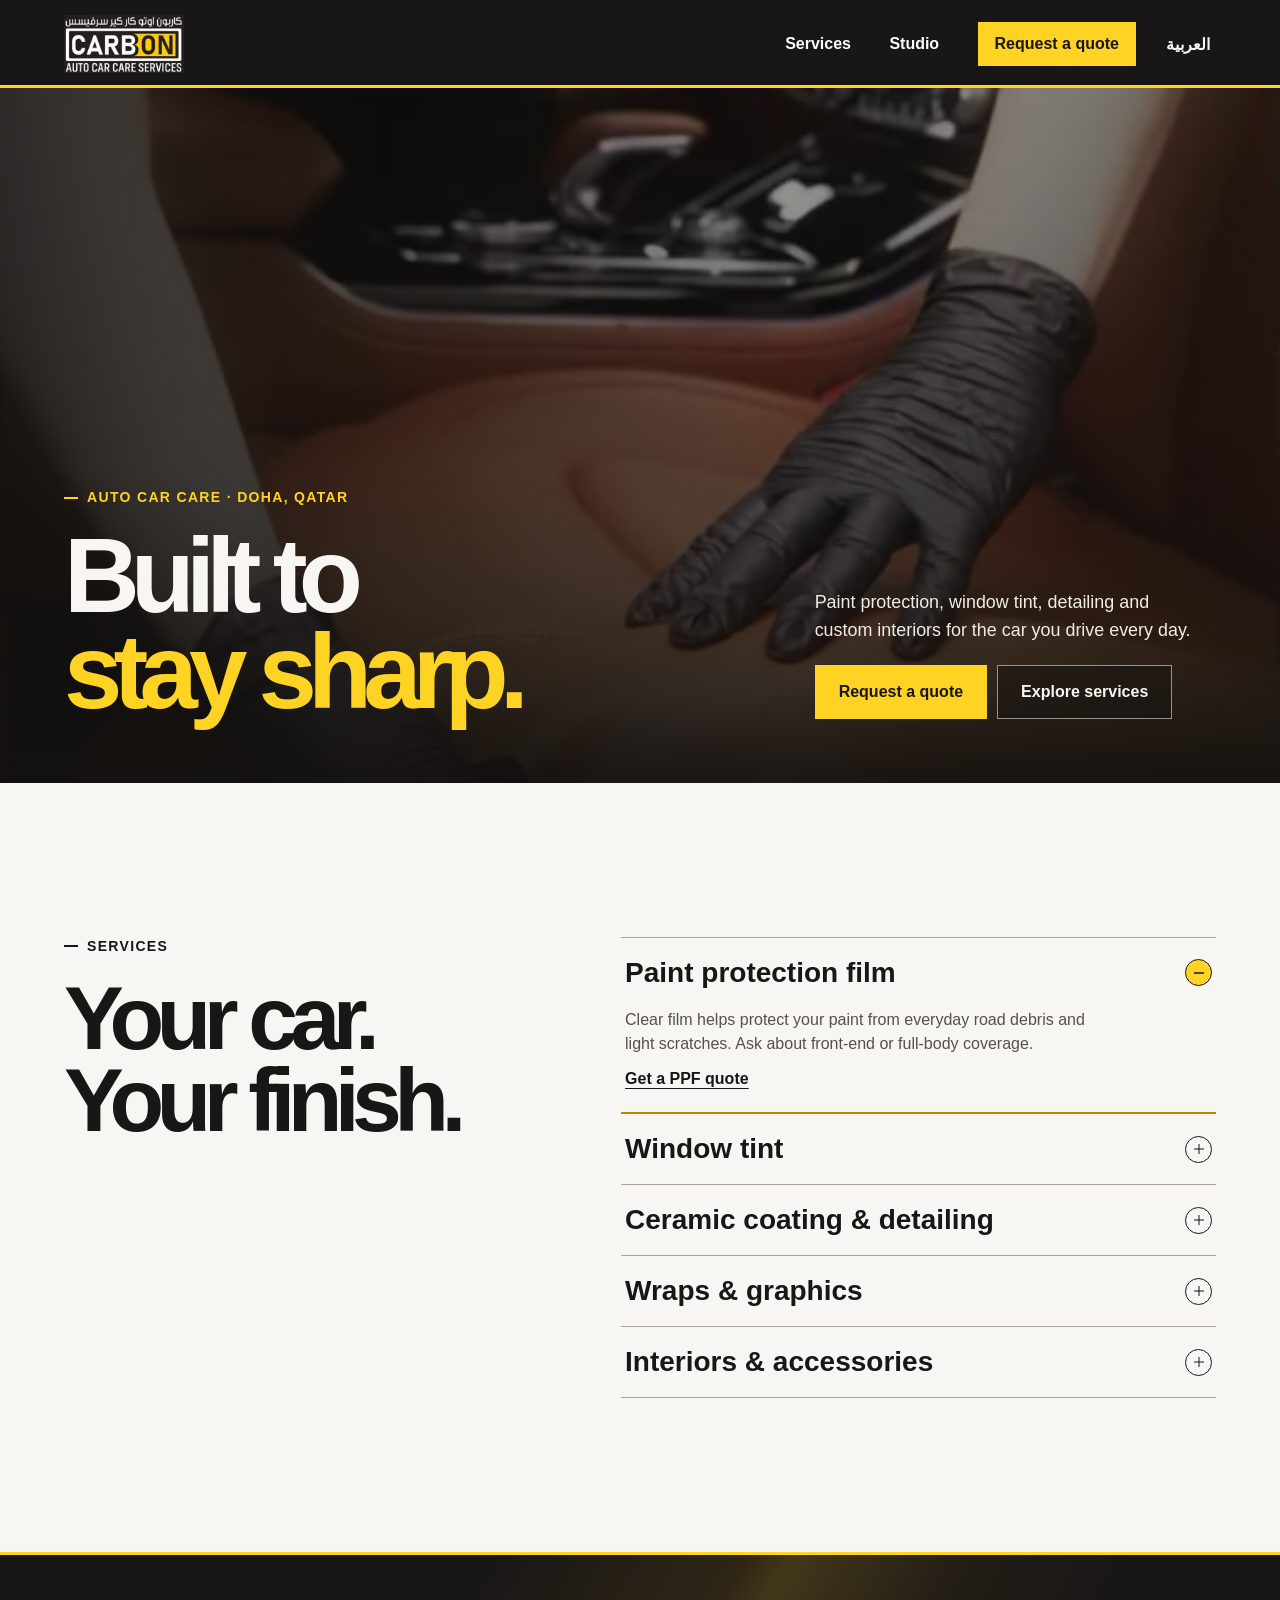
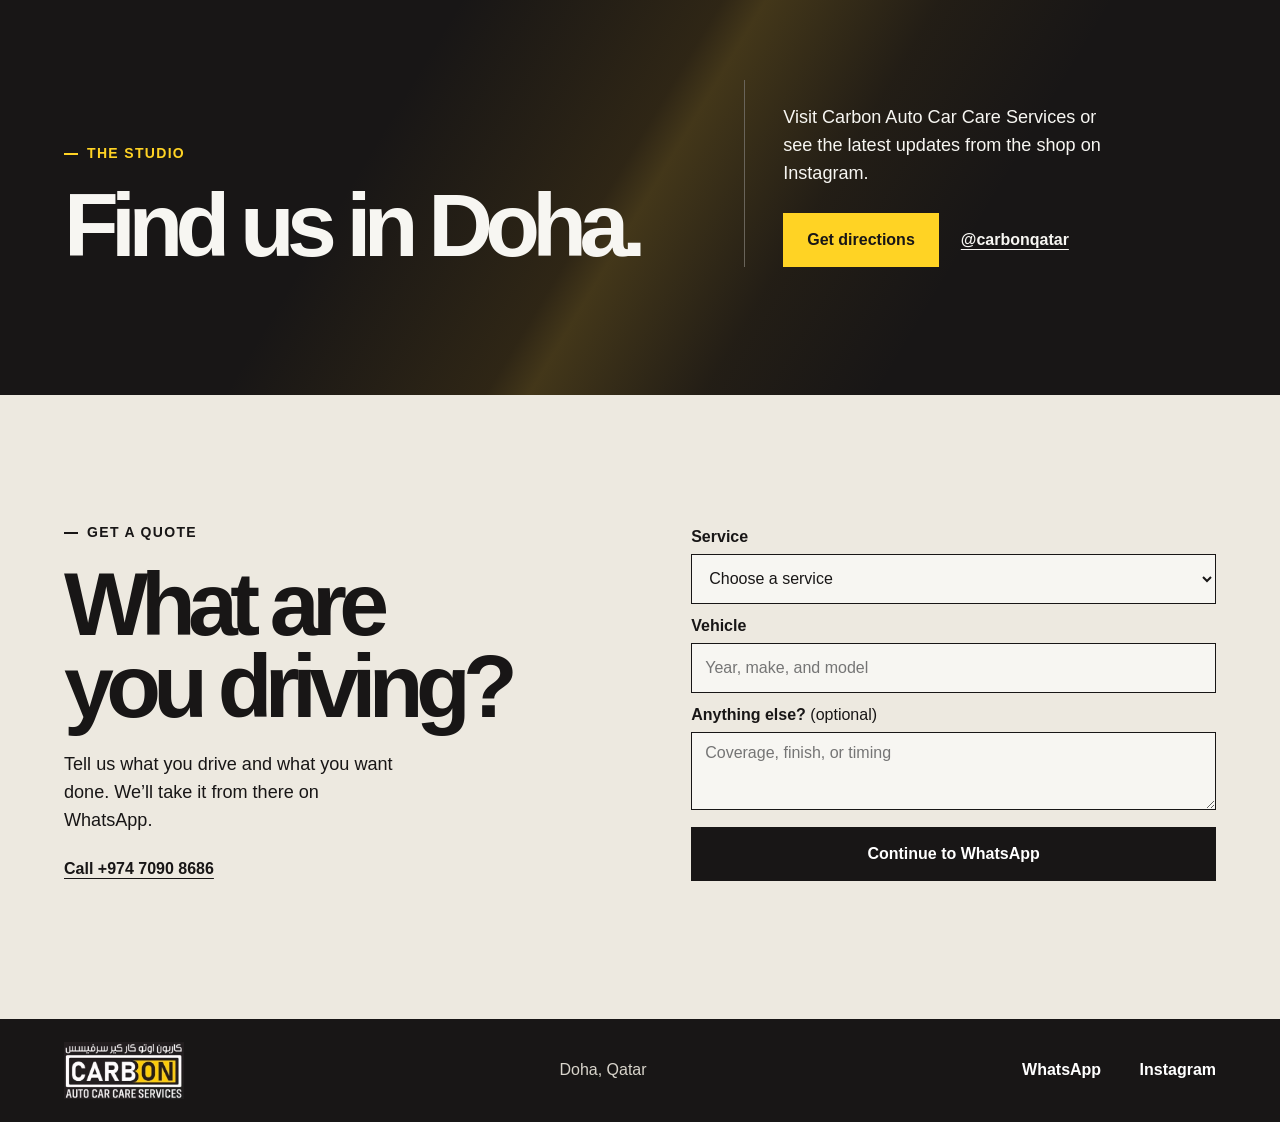
<file: index.html>
<!doctype html>
<html lang="en">
<head>
  <meta charset="utf-8">
  <meta name="viewport" content="width=device-width, initial-scale=1">
  <meta name="description" content="Carbon Auto Car Care Services in Doha, Qatar. Paint protection film, window tinting, ceramic coating, wraps, detailing and interiors.">
  <meta name="theme-color" content="#181616">
  <meta property="og:title" content="Carbon Auto Car Care Services | Doha, Qatar">
  <meta property="og:description" content="Paint protection, window tint, detailing and custom finishes in Doha.">
  <link rel="alternate" hreflang="ar" href="https://carbon-qatar.vercel.app/ar/">
  <link rel="alternate" hreflang="en" href="https://carbon-qatar.vercel.app/">
  <link rel="icon" href="./assets/logo.avif" type="image/avif">
  <link rel="stylesheet" href="./site.css">
  <script src="./site.js" defer></script>
  <title>Carbon Auto Car Care Services | Doha, Qatar</title>
</head>
<body id="top">
  <a class="skip" href="#main">Skip to content</a>
  <header class="header">
    <div class="shell header-inner">
      <a class="brand" href="#top" aria-label="Carbon Auto Car Care, home">
        <img src="./assets/wordmark.webp" width="338" height="163" alt="Carbon Auto Car Care Services">
      </a>
      <div class="header-actions">
        <a class="language" href="/ar/" lang="ar" hreflang="ar">العربية</a>
        <button class="menu-toggle" type="button" aria-controls="site-nav" aria-expanded="false" hidden>Menu</button>
      </div>
      <nav class="nav" id="site-nav" aria-label="Main navigation">
        <a href="#services">Services</a>
        <a href="#studio">Studio</a>
        <a href="#quote" class="button button-small">Request a quote</a>
      </nav>
    </div>
    <div class="progress" aria-hidden="true"></div>
  </header>
  <main id="main">
    <section class="hero" aria-labelledby="hero-title">
      <div class="hero-media" aria-hidden="true">
        <img src="/assets/carbon-interior.webp" alt="" fetchpriority="high">
        <canvas width="600" height="1066" hidden></canvas>
      </div>
      <div class="shell hero-grid">
        <div class="hero-copy">
          <p class="eyebrow"><span></span> Auto car care · Doha, Qatar</p>
          <h1 id="hero-title">Built to <em>stay sharp.</em></h1>
        </div>
        <div class="hero-intro">
          <p class="hero-description">Paint protection, window tint, detailing and custom interiors for the car you drive every day.</p>
          <div class="hero-actions">
            <a class="button" href="#quote">Request a quote</a>
            <a class="button button-outline" href="#services">Explore services</a>
          </div>
        </div>
      </div>
    </section>
    <section class="services shell" id="services" aria-labelledby="services-title">
      <div class="section-heading">
        <p class="eyebrow"><span></span> Services</p>
        <h2 id="services-title">Your car.<br>Your finish.</h2>
      </div>
      <div class="service-list">
        <details name="carbon-services" open>
          <summary><span>Paint protection film</span><span class="disclosure" aria-hidden="true"></span></summary>
          <div class="service-content">
            <p>Clear film helps protect your paint from everyday road debris and light scratches. Ask about front-end or full-body coverage.</p>
            <a href="#quote" data-service="Paint protection film">Get a PPF quote</a>
          </div>
        </details>
        <details name="carbon-services">
          <summary><span>Window tint</span><span class="disclosure" aria-hidden="true"></span></summary>
          <div class="service-content">
            <p>Reduce glare and keep the cabin more comfortable. Talk to Carbon about film and shade options for your vehicle.</p>
            <a href="#quote" data-service="Window tint">Get a tint quote</a>
          </div>
        </details>
        <details name="carbon-services">
          <summary><span>Ceramic coating &amp; detailing</span><span class="disclosure" aria-hidden="true"></span></summary>
          <div class="service-content">
            <p>Clean up the cabin, bring back gloss to the paint, or add a ceramic coating to make routine washing easier.</p>
            <a href="#quote" data-service="Ceramic coating &amp; detailing">Get a detailing quote</a>
          </div>
        </details>
        <details name="carbon-services">
          <summary><span>Wraps &amp; graphics</span><span class="disclosure" aria-hidden="true"></span></summary>
          <div class="service-content">
            <p>Change the color, add graphics or focus on a single panel such as the roof. Bring your references to discuss the finish.</p>
            <a href="#quote" data-service="Wraps &amp; graphics">Get a wrap quote</a>
          </div>
        </details>
        <details name="carbon-services">
          <summary><span>Interiors &amp; accessories</span><span class="disclosure" aria-hidden="true"></span></summary>
          <div class="service-content">
            <p>Explore leather and seat options or ask the team about accessories that suit your car.</p>
            <a href="#quote" data-service="Interiors &amp; accessories">Get an interior quote</a>
          </div>
        </details>
      </div>
    </section>
    <section class="studio" id="studio" aria-labelledby="studio-title">
      <div class="shell studio-grid">
        <div class="section-heading">
          <p class="eyebrow"><span></span> The studio</p>
          <h2 id="studio-title">Find us in Doha.</h2>
        </div>
        <div class="studio-copy">
          <p>Visit Carbon Auto Car Care Services or see the latest updates from the shop on Instagram.</p>
          <div class="studio-links">
            <a class="button" href="https://www.google.com/maps/search/?api=1&amp;query=Carbon+Auto+Car+Care+Services+Doha+Qatar">Get directions</a>
            <a class="text-link" href="https://www.instagram.com/carbonqatar/">@carbonqatar</a>
          </div>
        </div>
      </div>
    </section>
    <section class="quote" id="quote" aria-labelledby="quote-title">
      <div class="shell quote-grid">
        <div class="section-heading">
          <p class="eyebrow"><span></span> Get a quote</p>
          <h2 id="quote-title">What are<br>you driving?</h2>
          <p>Tell us what you drive and what you want done. We’ll take it from there on WhatsApp.</p>
          <a class="text-link" href="tel:+97470908686">Call +974 7090 8686</a>
        </div>
        <form class="quote-form" action="https://wa.me/97451018686" method="get" hidden>
          <label for="service">Service</label>
          <select id="service" name="service" required>
            <option value="">Choose a service</option>
            <option>Paint protection film</option>
            <option>Window tint</option>
            <option>Ceramic coating &amp; detailing</option>
            <option>Wraps &amp; graphics</option>
            <option>Interiors &amp; accessories</option>
            <option>I’d like help choosing</option>
          </select>
          <label for="vehicle">Vehicle</label>
          <input id="vehicle" name="vehicle" type="text" placeholder="Year, make, and model" maxlength="100" required>
          <label for="notes">Anything else? <span>(optional)</span></label>
          <textarea id="notes" name="notes" rows="2" maxlength="500" placeholder="Coverage, finish, or timing"></textarea>
          <button class="button" type="submit">Continue to WhatsApp</button>
        </form>
        <noscript><a class="button" href="https://wa.me/97451018686">Chat on WhatsApp</a></noscript>
      </div>
    </section>
  </main>
  <footer class="footer">
    <div class="shell footer-inner">
      <a class="brand" href="#top" aria-label="Carbon Auto Car Care, back to top">
        <img src="./assets/wordmark.webp" width="338" height="163" alt="Carbon Auto Car Care Services">
      </a>
      <p>Doha, Qatar</p>
      <div class="footer-links">
        <a href="https://wa.me/97451018686">WhatsApp</a>
        <a href="https://www.instagram.com/carbonqatar/">Instagram</a>
      </div>
    </div>
  </footer>
</body>
</html>
</file>
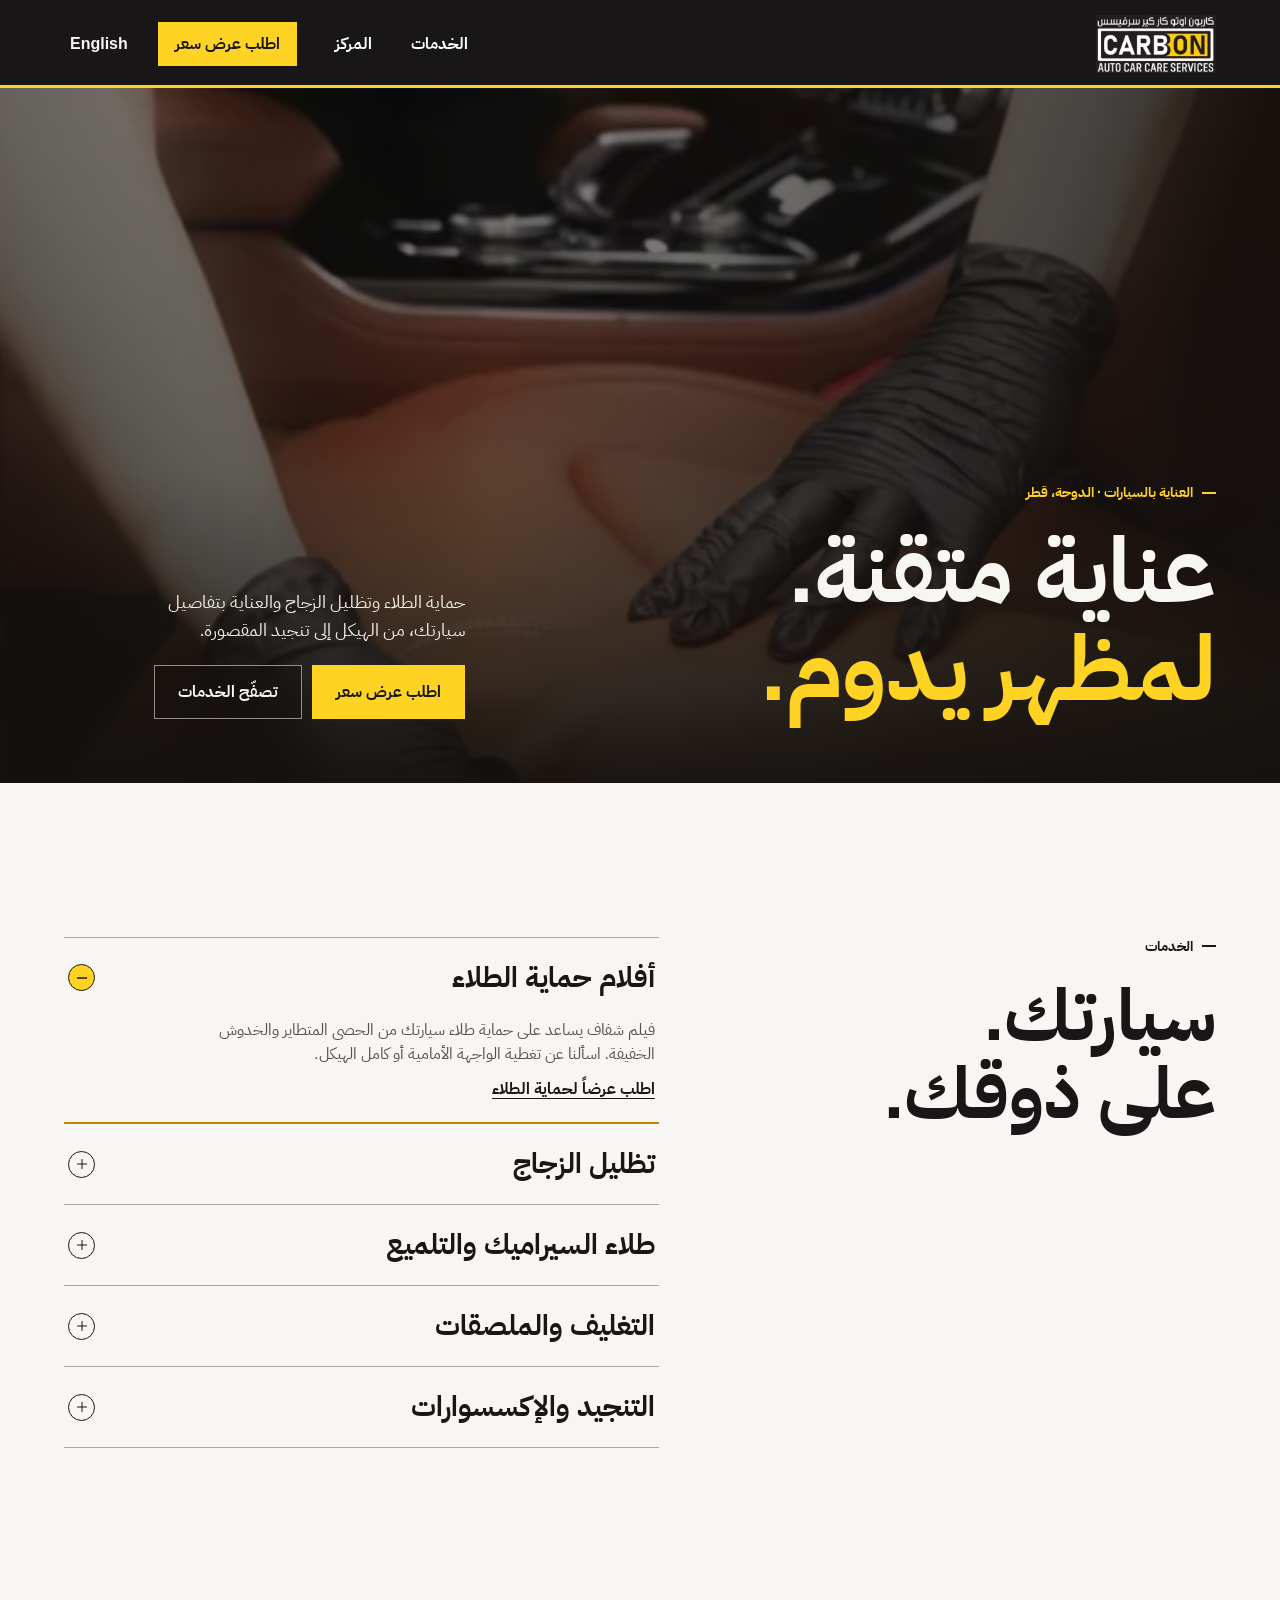
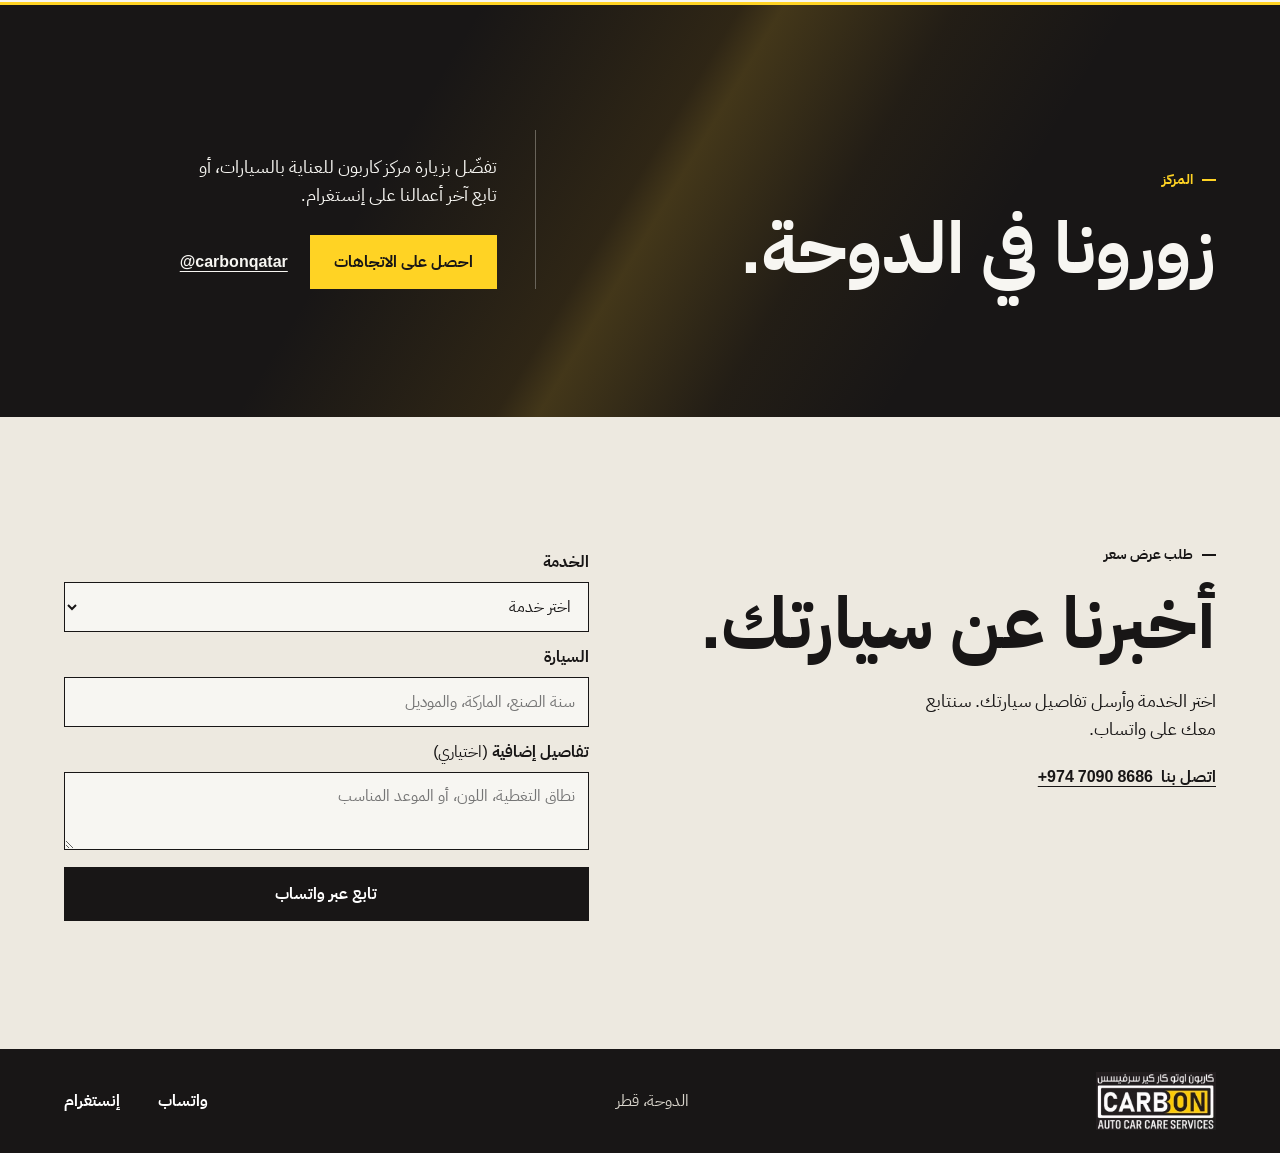
<file: ar/index.html>
<!doctype html>
<html lang="ar" dir="rtl">
<head>
  <meta charset="utf-8">
  <meta name="viewport" content="width=device-width, initial-scale=1">
  <meta name="description" content="كاربون للعناية بالسيارات في الدوحة، قطر. أفلام حماية الطلاء، تظليل الزجاج، طلاء السيراميك، التغليف وتنجيد المقاعد.">
  <meta name="theme-color" content="#181616">
  <meta property="og:title" content="كاربون للعناية بالسيارات | الدوحة، قطر">
  <meta property="og:description" content="حماية الطلاء وتظليل الزجاج والعناية بتفاصيل سيارتك في الدوحة.">
  <link rel="alternate" hreflang="ar" href="https://carbon-qatar.vercel.app/ar/">
  <link rel="alternate" hreflang="en" href="https://carbon-qatar.vercel.app/">
  <link rel="icon" href="/assets/logo.avif" type="image/avif">
  <link rel="stylesheet" href="/site.css">
  <script src="/site.js" defer></script>
  <title>كاربون للعناية بالسيارات | الدوحة، قطر</title>
</head>
<body id="top">
  <a class="skip" href="#main">انتقل إلى المحتوى</a>
  <header class="header">
    <div class="shell header-inner">
      <a class="brand" href="#top" aria-label="كاربون للعناية بالسيارات، الصفحة الرئيسية">
        <img src="/assets/wordmark.webp" width="338" height="163" alt="كاربون للعناية بالسيارات">
      </a>
      <div class="header-actions">
        <a class="language" href="/" lang="en" hreflang="en">English</a>
        <button class="menu-toggle" type="button" aria-controls="site-nav" aria-expanded="false" hidden>القائمة</button>
      </div>
      <nav class="nav" id="site-nav" aria-label="القائمة الرئيسية">
        <a href="#services">الخدمات</a>
        <a href="#studio">المركز</a>
        <a href="#quote" class="button button-small">اطلب عرض سعر</a>
      </nav>
    </div>
    <div class="progress" aria-hidden="true"></div>
  </header>
  <main id="main">
    <section class="hero" aria-labelledby="hero-title">
      <div class="hero-media" aria-hidden="true">
        <img src="/assets/carbon-interior.webp" alt="" fetchpriority="high">
        <canvas width="600" height="1066" hidden></canvas>
      </div>
      <div class="shell hero-grid">
        <div class="hero-copy">
          <p class="eyebrow"><span></span> العناية بالسيارات · الدوحة، قطر</p>
          <h1 id="hero-title">عناية متقنة. <em>لمظهر يدوم.</em></h1>
        </div>
        <div class="hero-intro">
          <p class="hero-description">حماية الطلاء وتظليل الزجاج والعناية بتفاصيل سيارتك، من الهيكل إلى تنجيد المقصورة.</p>
          <div class="hero-actions">
            <a class="button" href="#quote">اطلب عرض سعر</a>
            <a class="button button-outline" href="#services">تصفّح الخدمات</a>
          </div>
        </div>
      </div>
    </section>
    <section class="services shell" id="services" aria-labelledby="services-title">
      <div class="section-heading">
        <p class="eyebrow"><span></span> الخدمات</p>
        <h2 id="services-title">سيارتك.<br>على ذوقك.</h2>
      </div>
      <div class="service-list">
        <details name="carbon-services" open>
          <summary><span>أفلام حماية الطلاء</span><span class="disclosure" aria-hidden="true"></span></summary>
          <div class="service-content">
            <p>فيلم شفاف يساعد على حماية طلاء سيارتك من الحصى المتطاير والخدوش الخفيفة. اسألنا عن تغطية الواجهة الأمامية أو كامل الهيكل.</p>
            <a href="#quote" data-service="أفلام حماية الطلاء">اطلب عرضاً لحماية الطلاء</a>
          </div>
        </details>
        <details name="carbon-services">
          <summary><span>تظليل الزجاج</span><span class="disclosure" aria-hidden="true"></span></summary>
          <div class="service-content">
            <p>خفّف الوهج واجعل المقصورة أكثر راحة. تواصل معنا لاختيار فيلم التظليل والدرجة المناسبة لسيارتك.</p>
            <a href="#quote" data-service="تظليل الزجاج">اطلب عرضاً للتظليل</a>
          </div>
        </details>
        <details name="carbon-services">
          <summary><span>طلاء السيراميك والتلميع</span><span class="disclosure" aria-hidden="true"></span></summary>
          <div class="service-content">
            <p>نظّف المقصورة، واستعد لمعان الطلاء، أو أضف طبقة سيراميك لتسهيل غسل السيارة والعناية بها.</p>
            <a href="#quote" data-service="طلاء السيراميك والتلميع">اطلب عرضاً للسيراميك والتلميع</a>
          </div>
        </details>
        <details name="carbon-services">
          <summary><span>التغليف والملصقات</span><span class="disclosure" aria-hidden="true"></span></summary>
          <div class="service-content">
            <p>غيّر لون السيارة، أو أضف رسومات، أو غلّف جزءاً منها مثل السقف. شاركنا أمثلة للتصميم الذي تريده.</p>
            <a href="#quote" data-service="التغليف والملصقات">اطلب عرضاً للتغليف</a>
          </div>
        </details>
        <details name="carbon-services">
          <summary><span>التنجيد والإكسسوارات</span><span class="disclosure" aria-hidden="true"></span></summary>
          <div class="service-content">
            <p>تعرّف على خيارات الجلد وتنجيد المقاعد، أو اسأل فريقنا عن الإكسسوارات المناسبة لسيارتك.</p>
            <a href="#quote" data-service="التنجيد والإكسسوارات">اطلب عرضاً للتنجيد</a>
          </div>
        </details>
      </div>
    </section>
    <section class="studio" id="studio" aria-labelledby="studio-title">
      <div class="shell studio-grid">
        <div class="section-heading">
          <p class="eyebrow"><span></span> المركز</p>
          <h2 id="studio-title">زورونا في الدوحة.</h2>
        </div>
        <div class="studio-copy">
          <p>تفضّل بزيارة مركز كاربون للعناية بالسيارات، أو تابع آخر أعمالنا على إنستغرام.</p>
          <div class="studio-links">
            <a class="button" href="https://www.google.com/maps/search/?api=1&amp;query=Carbon+Auto+Car+Care+Services+Doha+Qatar">احصل على الاتجاهات</a>
            <a class="text-link" dir="ltr" href="https://www.instagram.com/carbonqatar/">@carbonqatar</a>
          </div>
        </div>
      </div>
    </section>
    <section class="quote" id="quote" aria-labelledby="quote-title">
      <div class="shell quote-grid">
        <div class="section-heading">
          <p class="eyebrow"><span></span> طلب عرض سعر</p>
          <h2 id="quote-title">أخبرنا عن سيارتك.</h2>
          <p>اختر الخدمة وأرسل تفاصيل سيارتك. سنتابع معك على واتساب.</p>
          <a class="text-link" href="tel:+97470908686">اتصل بنا &nbsp;<bdi>+974 7090 8686</bdi></a>
        </div>
        <form class="quote-form" action="https://wa.me/97451018686" method="get" hidden>
          <label for="service">الخدمة</label>
          <select id="service" name="service" required>
            <option value="">اختر خدمة</option>
            <option>أفلام حماية الطلاء</option>
            <option>تظليل الزجاج</option>
            <option>طلاء السيراميك والتلميع</option>
            <option>التغليف والملصقات</option>
            <option>التنجيد والإكسسوارات</option>
            <option>أحتاج مساعدة في الاختيار</option>
          </select>
          <label for="vehicle">السيارة</label>
          <input id="vehicle" name="vehicle" type="text" placeholder="سنة الصنع، الماركة، والموديل" maxlength="100" required>
          <label for="notes">تفاصيل إضافية <span>(اختياري)</span></label>
          <textarea id="notes" name="notes" rows="2" maxlength="500" placeholder="نطاق التغطية، اللون، أو الموعد المناسب"></textarea>
          <button class="button" type="submit">تابع عبر واتساب</button>
        </form>
        <noscript><a class="button" href="https://wa.me/97451018686">تواصل عبر واتساب</a></noscript>
      </div>
    </section>
  </main>
  <footer class="footer">
    <div class="shell footer-inner">
      <a class="brand" href="#top" aria-label="كاربون للعناية بالسيارات، العودة إلى الأعلى">
        <img src="/assets/wordmark.webp" width="338" height="163" alt="كاربون للعناية بالسيارات">
      </a>
      <p>الدوحة، قطر</p>
      <div class="footer-links">
        <a href="https://wa.me/97451018686">واتساب</a>
        <a href="https://www.instagram.com/carbonqatar/">إنستغرام</a>
      </div>
    </div>
  </footer>
</body>
</html>
</file>
<file: site.css>
@font-face {
  font-family: "IBM Plex Sans Arabic";
  src: url("/assets/plex-arabic-400.woff2") format("woff2");
  font-weight: 400;
  font-display: swap;
}

@font-face {
  font-family: "IBM Plex Sans Arabic";
  src: url("/assets/plex-arabic-700.woff2") format("woff2");
  font-weight: 700;
  font-display: swap;
}

:root {
  color-scheme: light;
  --ink: #181616;
  --paper: #f7f6f2;
  --signal: #ffd324;
  --muted: #55514b;
  --gutter: clamp(20px, 5vw, 80px);
  --ease: cubic-bezier(.2, .75, .25, 1);
  font-family: Arial, Helvetica, sans-serif;
  color: var(--ink);
  background: var(--paper);
}

*, *::before, *::after { box-sizing: border-box; }
body, h1, h2, p { margin: 0; }
body { min-width: 0; }
img { display: block; max-width: 100%; }
a { color: inherit; }
button, input, select, textarea { font: inherit; }
[hidden] { display: none !important; }
:focus-visible { outline: 3px solid #886400; outline-offset: 4px; }
.header :focus-visible, .studio :focus-visible, .footer :focus-visible { outline-color: var(--signal); }
.shell { width: min(100% - var(--gutter) * 2, 1440px); margin-inline: auto; }
section[id] { scroll-margin-top: 100px; }
.skip { position: fixed; top: 12px; inset-inline-start: 12px; z-index: 10; padding: 14px; background: white; transform: translateY(-150%); }
.skip:focus { transform: none; }

.header { position: sticky; z-index: 5; top: 0; background: var(--ink); color: white; }
.header-inner { position: relative; display: flex; min-height: 88px; align-items: center; justify-content: space-between; gap: 24px; }
.brand { display: inline-flex; flex: 0 0 auto; align-items: center; min-height: 44px; }
.brand img { width: 120px; height: auto; }
.nav, .footer-links { display: flex; align-items: center; gap: clamp(18px, 3vw, 46px); }
.nav { margin-inline-start: auto; }
.header-actions { display: flex; flex-shrink: 0; align-items: center; gap: 10px; }
@media (min-width: 681px) { .header-actions { order: 2; } }
.language { display: inline-grid; min-width: 44px; min-height: 44px; place-items: center; padding-inline: 6px; color: var(--paper); text-decoration: none; font-weight: 700; }
.language:hover { color: var(--signal); }
.nav a, .footer-links a { display: inline-flex; min-height: 44px; align-items: center; font-weight: 700; text-decoration: none; }
.nav a:not(.button):hover, .footer-links a:hover { color: var(--signal); }
.menu-toggle { border: 1px solid #595550; background: transparent; color: white; min-height: 44px; padding: 8px 17px; cursor: pointer; }
.progress { position: absolute; inset: auto 0 0; height: 3px; pointer-events: none; }

.button {
  display: inline-flex;
  width: fit-content;
  min-height: 54px;
  align-items: center;
  justify-content: center;
  padding: 12px 23px;
  border: 1px solid var(--ink);
  background: var(--ink);
  color: white;
  font-weight: 750;
  line-height: 1.15;
  text-align: center;
  text-decoration: none;
  cursor: pointer;
  transition: background-color .18s, color .18s, border-color .18s;
}
.button:hover { background: white; color: var(--ink); }
.button-small { min-height: 44px; padding-inline: 16px; }
.header .button, .studio .button { background: var(--signal); color: var(--ink); border-color: var(--signal); }
.header .button:hover, .studio .button:hover { background: white; border-color: white; }
.text-link { display: inline-flex; align-items: center; min-height: 44px; font-weight: 750; text-underline-offset: 4px; }

.hero { position: relative; isolation: isolate; overflow: clip; background: #141311; color: var(--paper); }
.hero-media, .hero-media img, .hero-media canvas, .hero-media::after { position: absolute; inset: 0; width: 100%; height: 100%; }
.hero-media { z-index: -1; background: #1e1712; }
.hero-media img, .hero-media canvas { object-fit: cover; object-position: center 46%; }
@media (prefers-reduced-motion: reduce) { .hero-media canvas { display: none; } }
.hero-media::after {
  content: "";
  background: linear-gradient(0deg, #13110ff2 1%, #13110f86 45%, #13110f52 100%), linear-gradient(90deg, #0e0d0cd1, #13110f1a 62%, #0e0d0c77);
}
[dir="rtl"] .hero-media::after {
  background: linear-gradient(0deg, #13110ff2 1%, #13110f86 45%, #13110f52 100%), linear-gradient(270deg, #0e0d0cd1, #13110f1a 62%, #0e0d0c77);
}
.hero-grid { display: grid; grid-template-columns: minmax(0, 1.4fr) minmax(0, .85fr); align-content: end; align-items: end; gap: 28px clamp(32px, 7vw, 110px); min-height: clamp(32rem, calc(87svh - 88px), 52rem); padding-block: clamp(100px, 15vw, 210px) clamp(34px, 5vw, 70px); }
.hero .eyebrow { color: var(--signal); }
.eyebrow { display: flex; align-items: center; gap: 9px; font-size: .875rem; font-weight: 800; line-height: 1.4; letter-spacing: .095em; text-transform: uppercase; }
.eyebrow span { display: inline-block; width: 14px; height: 2px; background: currentColor; }
h1, h2 { font-weight: 850; letter-spacing: -.085em; line-height: .91; }
h1 { margin-top: 20px; font-size: clamp(4rem, 8.2vw, 9rem); }
h1 em { display: block; font-style: normal; color: var(--signal); }
.hero-description { max-width: 38ch; margin-bottom: 20px; color: #f1ece4; font-size: clamp(1.02rem, 1.4vw, 1.25rem); line-height: 1.55; }
.hero-actions { display: flex; flex-wrap: wrap; gap: 10px; }
.hero .button { background: var(--signal); color: var(--ink); border-color: var(--signal); }
.hero .button:hover { background: white; border-color: white; }
.hero .button-outline { background: #16131080; border-color: #f7f6f28c; color: var(--paper); }
.hero .button-outline:hover { color: var(--ink); }
.hero :focus-visible { outline-color: var(--signal); }

.services { display: grid; grid-template-columns: .88fr 1.12fr; gap: clamp(32px, 7vw, 112px); padding-block: clamp(80px, 12vw, 170px); }
h2 { font-size: clamp(3.2rem, 7vw, 7rem); }
.section-heading h2, .studio h2 { margin-top: 22px; }
.service-list { border-top: 1px solid #a9a59b; }
.service-list details { position: relative; border-bottom: 1px solid #a9a59b; }
.service-list details::after {
  content: "";
  position: absolute;
  inset: auto 0 -1px;
  height: 2px;
  pointer-events: none;
  background: #bd8700;
  transform: scaleX(0);
  transform-origin: left;
  transition: transform .24s var(--ease);
}
.service-list details[open]::after { transform: scaleX(1); }
[dir="rtl"] .service-list details::after { transform-origin: right; }
summary { display: flex; align-items: center; justify-content: space-between; gap: 16px; padding: 19px 4px; font-size: clamp(1.1rem, 2.2vw, 1.75rem); font-weight: 760; cursor: pointer; list-style: none; }
summary::-webkit-details-marker { display: none; }
summary:hover { color: #755400; }
.disclosure { position: relative; width: 27px; height: 27px; flex: 0 0 27px; border: 1px solid currentColor; border-radius: 50%; }
.disclosure::before, .disclosure::after { content: ""; position: absolute; top: 50%; left: 50%; width: 10px; height: 1px; background: currentColor; translate: -50% -50%; }
.disclosure::after { rotate: 90deg; transition: rotate .18s var(--ease); }
details[open] .disclosure { background: var(--signal); }
details[open] .disclosure::after { rotate: 0deg; }
.service-content { padding-block-end: 12px; padding-inline: 4px 34px; }
.service-content p { max-width: 55ch; color: var(--muted); line-height: 1.55; }
.service-content a { display: inline-flex; align-items: center; min-height: 44px; font-weight: 750; text-underline-offset: 4px; }
details[open] .service-content { animation: settle .16s ease-out both; }

.studio { position: relative; isolation: isolate; overflow: clip; padding-block: clamp(72px, 10vw, 140px); background: var(--ink); color: var(--paper); }
.studio::before {
  content: "";
  position: absolute;
  z-index: -1;
  inset: 0 -25%;
  pointer-events: none;
  background: linear-gradient(121deg, transparent 37%, #b0801226 49%, #d2a4253b 51%, #b0801212 59%, transparent 67%);
}
.studio::after {
  content: "";
  position: absolute;
  inset: 0 0 auto;
  height: 3px;
  background: var(--signal);
  transform-origin: left;
}
[dir="rtl"] .studio::after { transform-origin: right; }
.studio-grid { display: grid; grid-template-columns: 1.25fr 1fr; align-items: end; gap: clamp(26px, 7vw, 112px); }
.studio-copy { border-inline-start: 1px solid #69645a; padding-inline-start: clamp(20px, 3vw, 46px); }
.studio .eyebrow { color: var(--signal); }
.studio-copy > p:not(.eyebrow), .quote .section-heading > p:not(.eyebrow) { max-width: 34ch; margin-top: 23px; font-size: 1.13rem; line-height: 1.55; }
.studio-links { display: flex; flex-wrap: wrap; gap: 12px 22px; align-items: center; margin-top: 26px; }

.quote { padding-block: clamp(76px, 10vw, 145px); background: #ede9e0; }
.quote-grid { display: grid; grid-template-columns: 1fr 1fr; gap: clamp(38px, 8vw, 130px); }
.quote .text-link { margin-top: 12px; }
.quote-form { display: grid; align-content: start; gap: 8px; }
.quote-form label { margin-top: 5px; font-weight: 750; }
.quote-form label span { font-weight: 400; }
.quote-form input, .quote-form select, .quote-form textarea { width: 100%; border: 1px solid var(--ink); border-radius: 0; background: var(--paper); color: var(--ink); min-height: 50px; padding: 11px 13px; }
.quote-form textarea { min-height: 78px; resize: vertical; }
.quote-form button { margin-top: 9px; width: 100%; }
.footer { padding-block: 23px; background: var(--ink); color: white; }
.footer-inner { display: flex; align-items: center; justify-content: space-between; gap: 16px; }
.footer p { color: #d8d4cb; }

[dir="rtl"] { font-family: "IBM Plex Sans Arabic", Tahoma, Arial, sans-serif; }
[dir="rtl"] h1, [dir="rtl"] h2 { letter-spacing: 0; line-height: 1.08; }
[dir="rtl"] h1 { font-size: clamp(3.35rem, 7.1vw, 7.6rem); }
[dir="rtl"] h2 { font-size: clamp(2.8rem, 5.6vw, 5.9rem); }
[dir="rtl"] .eyebrow { letter-spacing: 0; }

@keyframes arrive { from { transform: translateY(25px); opacity: 0; } }
@keyframes trace { from { transform: scaleX(0); } to { transform: scaleX(1); } }
@keyframes settle { from { opacity: .55; } }
@keyframes hero-depth { from { transform: scale(1); } to { transform: translateY(8%) scale(1.14); } }
@keyframes studio-light { from { transform: translateX(-22%); } to { transform: translateX(20%); } }
@keyframes studio-light-rtl { from { transform: translateX(22%); } to { transform: translateX(-20%); } }
@keyframes studio-heading { from { transform: translateY(35px); opacity: .65; } to { transform: none; opacity: 1; } }
@keyframes quote-settle { from { transform: translateY(26px); } to { transform: none; } }

@media (prefers-reduced-motion: no-preference) {
  html { scroll-behavior: smooth; }
  .hero-copy > * { animation: arrive .76s var(--ease) both; }
  .hero-copy h1 { animation-delay: .065s; }
  .hero-intro { animation: arrive .76s .14s var(--ease) both; }
  .nav:not([hidden]) { animation: settle .17s ease-out both; }
  @supports (animation-timeline: view()) {
    .hero { view-timeline-name: --hero; }
    .hero-media { animation: hero-depth linear both; animation-timeline: --hero; animation-range: exit 0% exit 100%; }
    .progress { background: var(--signal); transform-origin: left; animation: trace linear both; animation-timeline: scroll(root); }
    [dir="rtl"] .progress { transform-origin: right; }
    .service-list details { view-timeline-name: --service; }
    .service-list details[open]::after { animation: trace linear both; animation-timeline: --service; animation-range: entry 8% entry 65%; }
    .studio { view-timeline-name: --studio; }
    .studio::before { animation: studio-light linear both; animation-timeline: --studio; animation-range: entry 0% exit 78%; }
    [dir="rtl"] .studio::before { animation-name: studio-light-rtl; }
    .studio::after { animation: trace linear both; animation-timeline: --studio; animation-range: entry 4% entry 62%; }
    .studio .section-heading { animation: studio-heading linear both; animation-timeline: view(); animation-range: entry 4% entry 88%; }
    .quote-form { animation: quote-settle linear both; animation-timeline: view(); animation-range: entry 6% entry 70%; }
  }
  @supports not (animation-timeline: view()) {
    .studio.has-entered .section-heading { animation: studio-heading .65s var(--ease) both; }
    .studio.has-entered::after { animation: trace .65s var(--ease) both; }
    .quote-form.has-entered { animation: quote-settle .6s var(--ease) both; }
  }
}

@media (min-width: 681px) and (prefers-reduced-motion: no-preference) {
  .services > .section-heading { position: sticky; top: 122px; align-self: start; }
}

@media (max-width: 900px) {
  h1 { font-size: clamp(3.7rem, 8.7vw, 5.8rem); }
}

@media (max-width: 680px) {
  .header-inner { min-height: 72px; }
  .brand img { width: 105px; }
  .nav { gap: 8px; margin-inline-start: 0; }
  .nav a { font-size: .88rem; }
  .header:has(.menu-toggle:not([hidden])) .nav {
    position: absolute;
    display: grid;
    top: 100%;
    inset-inline: calc(-1 * var(--gutter));
    gap: 0;
    padding: 12px var(--gutter) 20px;
    border-top: 1px solid #4d4944;
    background: var(--ink);
  }
  .header:has(.menu-toggle:not([hidden])) .nav a { min-height: 48px; font-size: 1rem; }
  .nav .button { width: 100%; margin-top: 7px; }
  section[id] { scroll-margin-top: 80px; }
  .hero-grid, .services, .studio-grid, .quote-grid { grid-template-columns: 1fr; }
  .hero-grid { padding-block: 130px 24px; min-height: min(690px, max(540px, calc(91svh - 72px))); gap: 22px; }
  h1 { font-size: clamp(3.4rem, 13vw, 5.7rem); }
  [dir="rtl"] h1 { font-size: clamp(3rem, 11vw, 5.2rem); }
  .hero-media img, .hero-media canvas { object-position: center 43%; }
  .hero-media::after, [dir="rtl"] .hero-media::after { background: linear-gradient(0deg, #13110ff7 3%, #13110f9e 54%, #13110f30 100%); }
  .hero-actions .button { flex: 1 1 125px; padding-inline: 12px; }
  .studio-copy { border-inline-start: 0; padding-inline-start: 0; }
  .studio-copy > p:not(.eyebrow) { margin-top: 0; }
  .footer-inner { flex-wrap: wrap; }
  .footer-links { flex-basis: 100%; gap: 22px; }
}

@media (max-width: 380px) {
  .header-inner { gap: 10px; }
  .header-actions { gap: 4px; }
  .menu-toggle { padding-inline: 11px; }
}

@media (max-width: 680px) and (max-height: 560px) {
  .hero-grid { min-height: calc(100svh - 72px); padding-block: 38px 18px; gap: 15px; }
  .hero h1 { margin-top: 12px; font-size: clamp(3rem, 10.6vw, 4rem); }
  [dir="rtl"] .hero h1 { font-size: clamp(2.6rem, 9.5vw, 3.5rem); }
  .hero-description { margin-bottom: 12px; }
}

@media (max-width: 680px) {
  .header:not(:has(.menu-toggle:not([hidden]))) .header-inner { flex-wrap: wrap; gap: 4px 12px; padding-block: 5px; }
  .header:not(:has(.menu-toggle:not([hidden]))) .nav { order: 1; width: 100%; }
}
</file>
